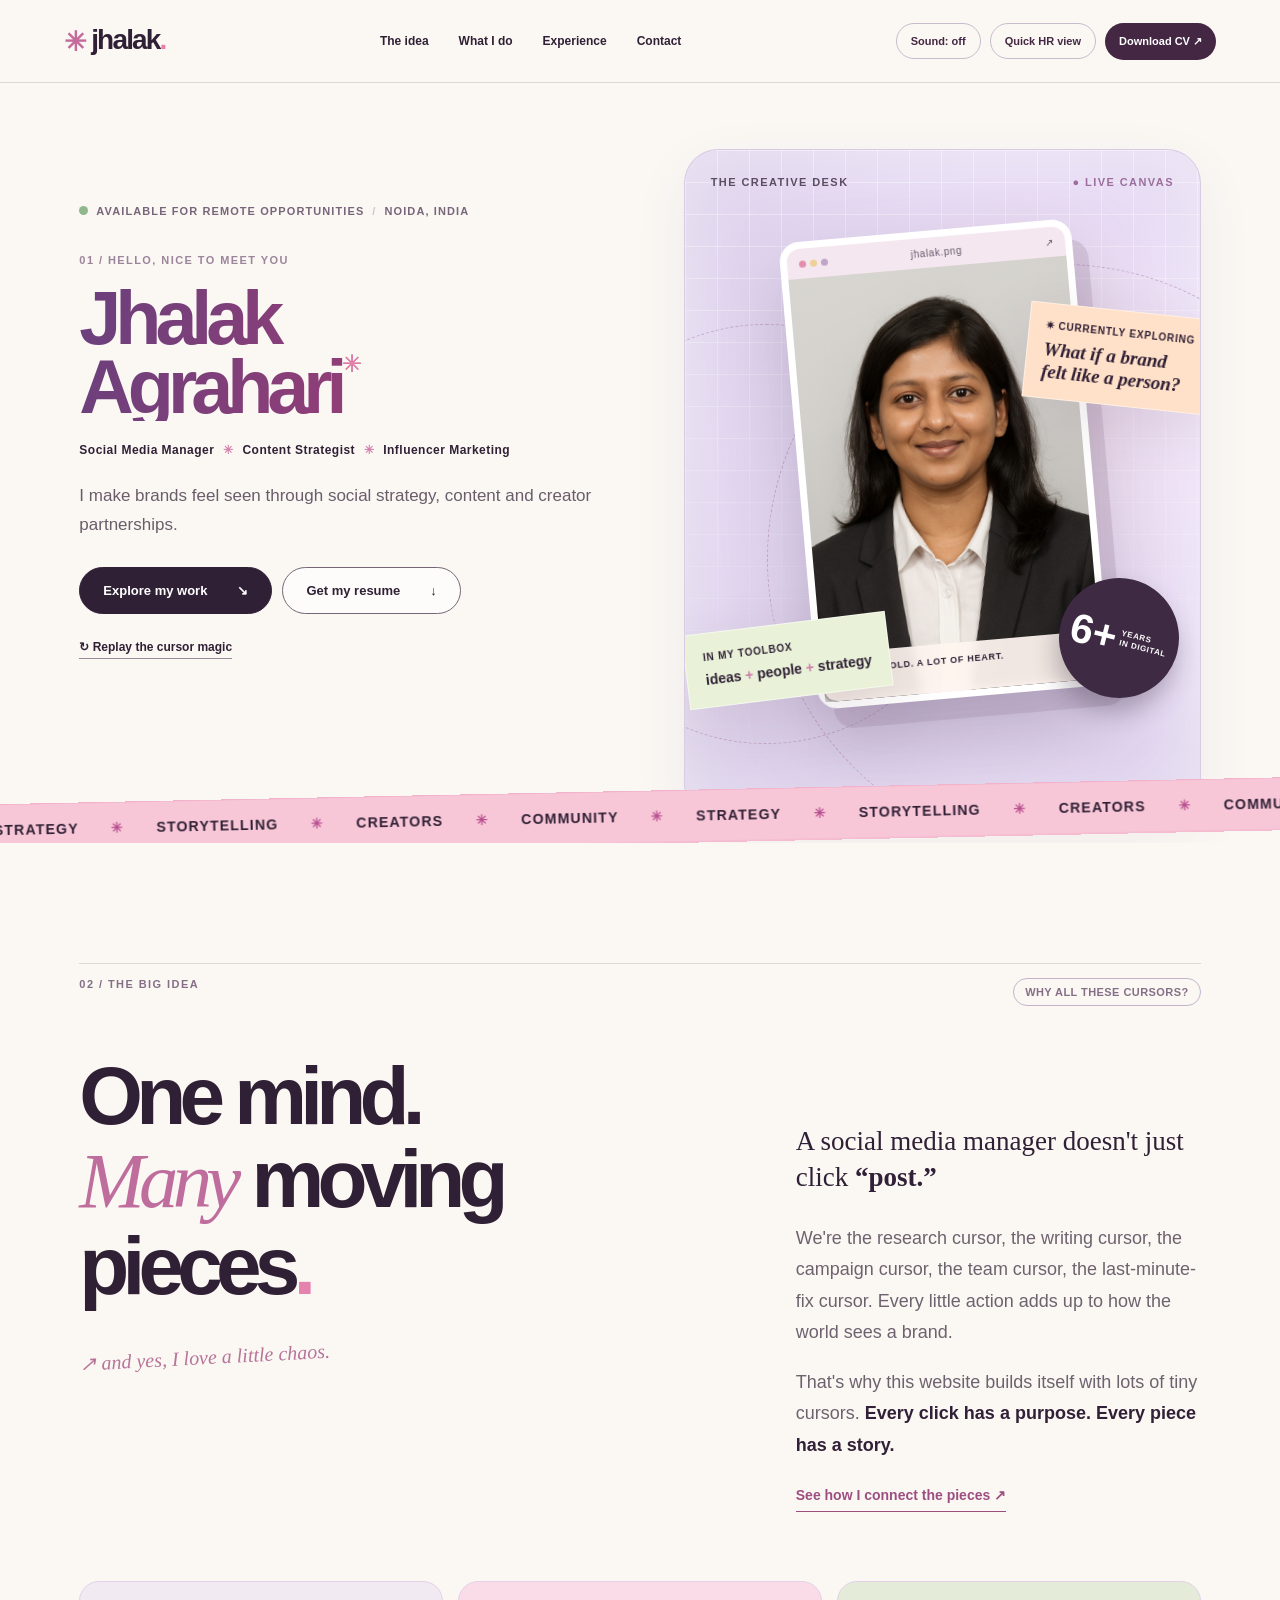
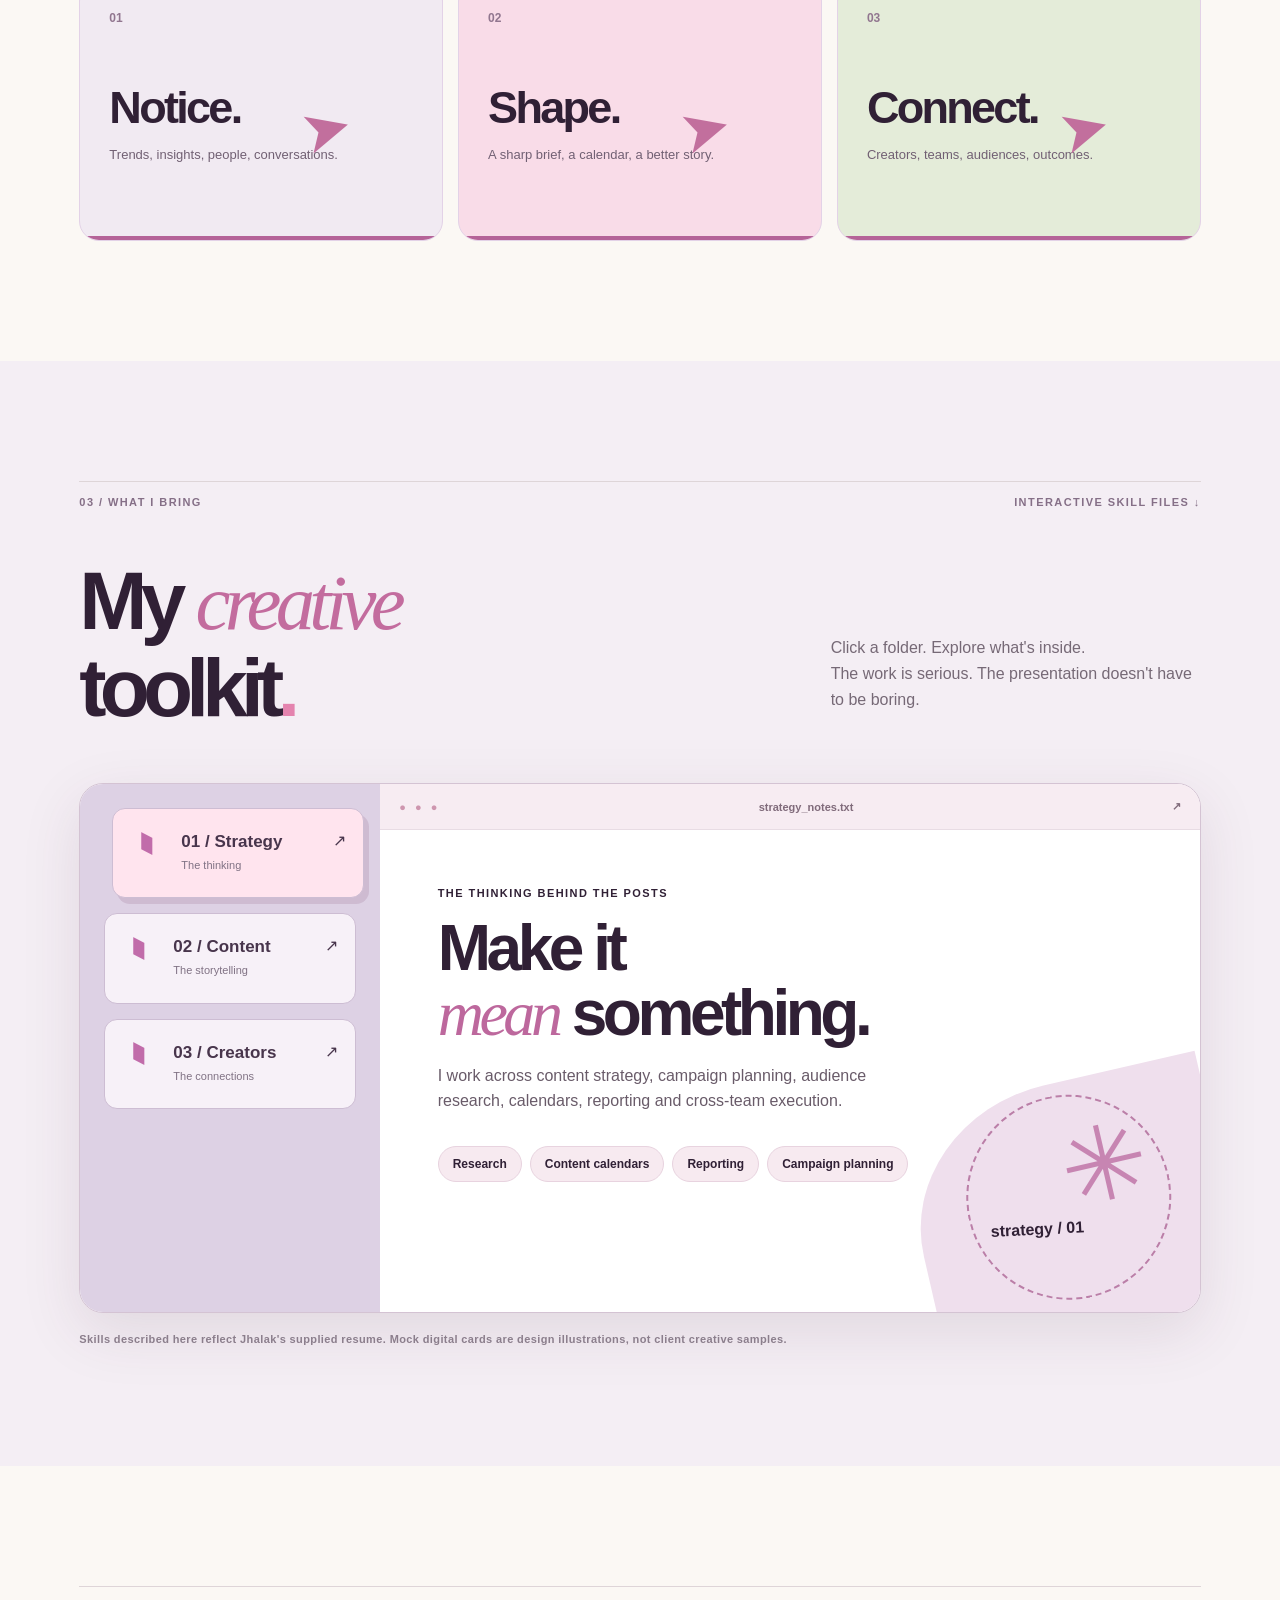
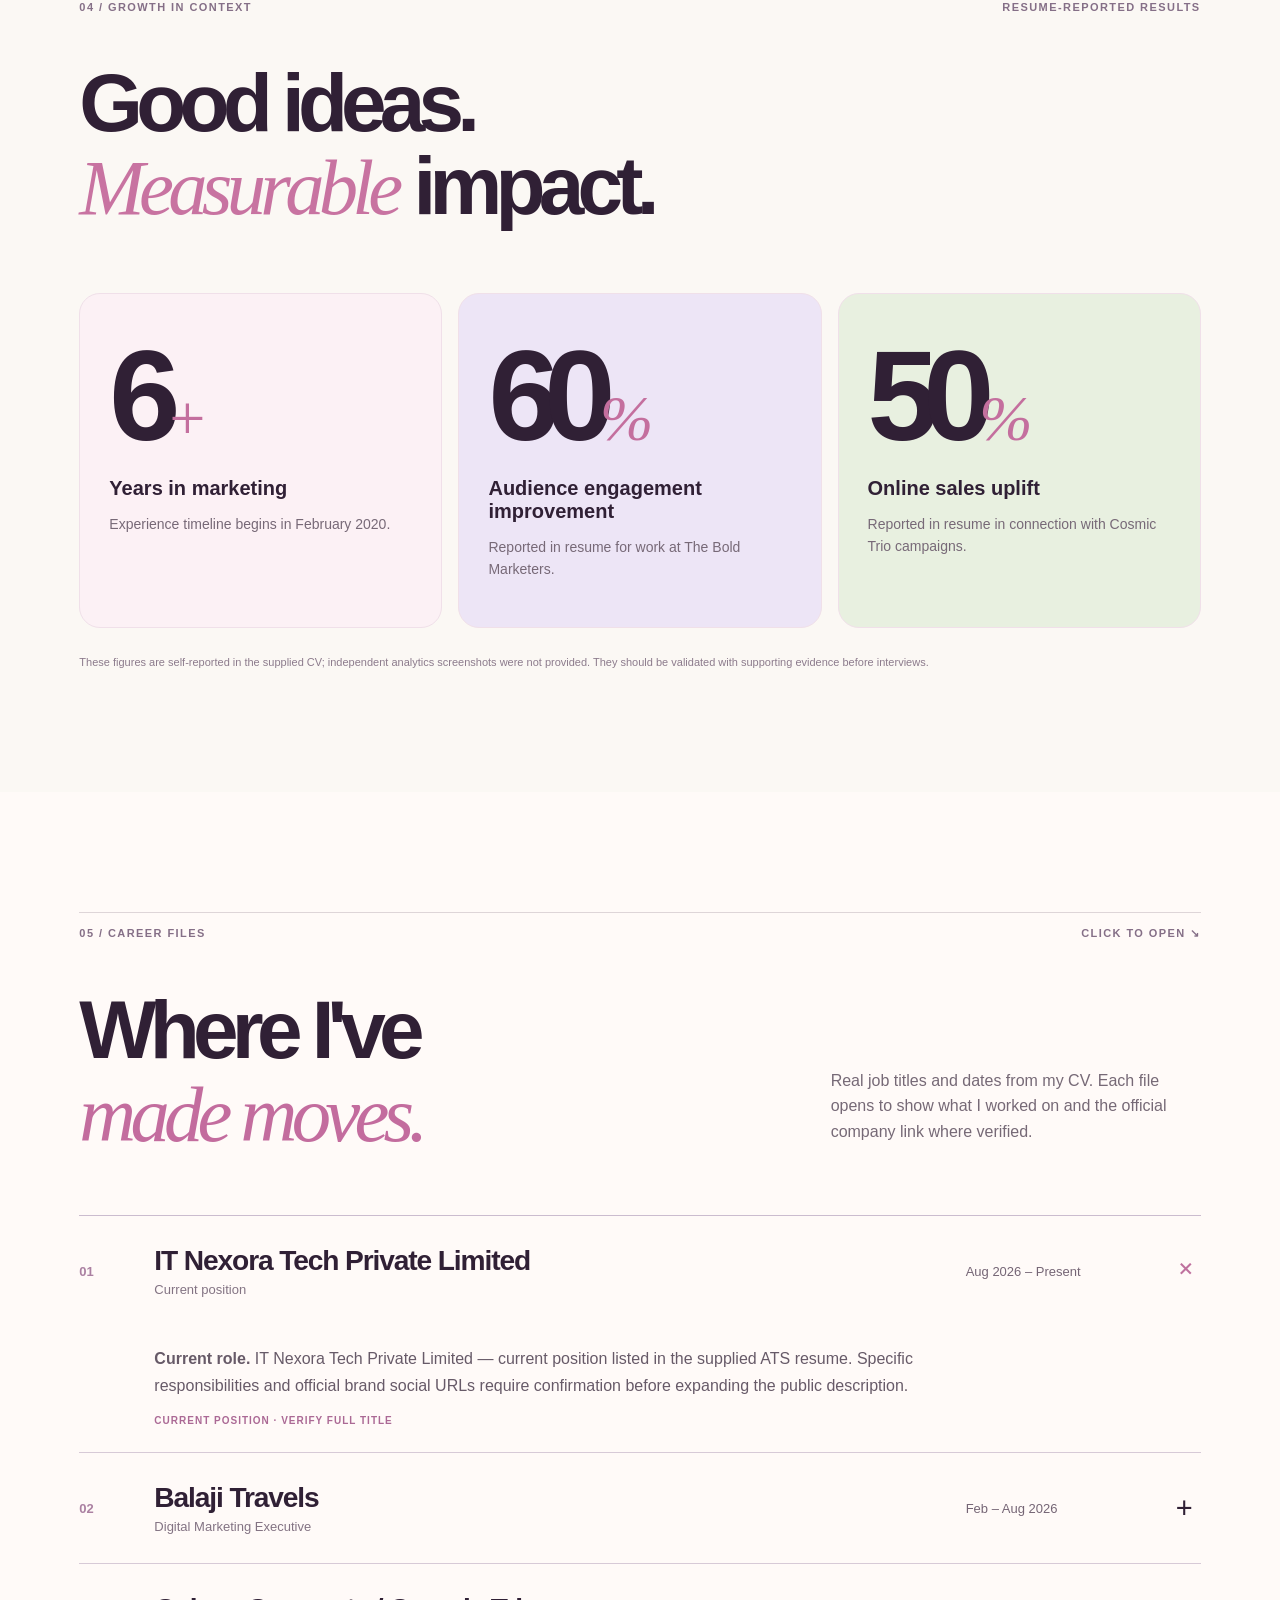
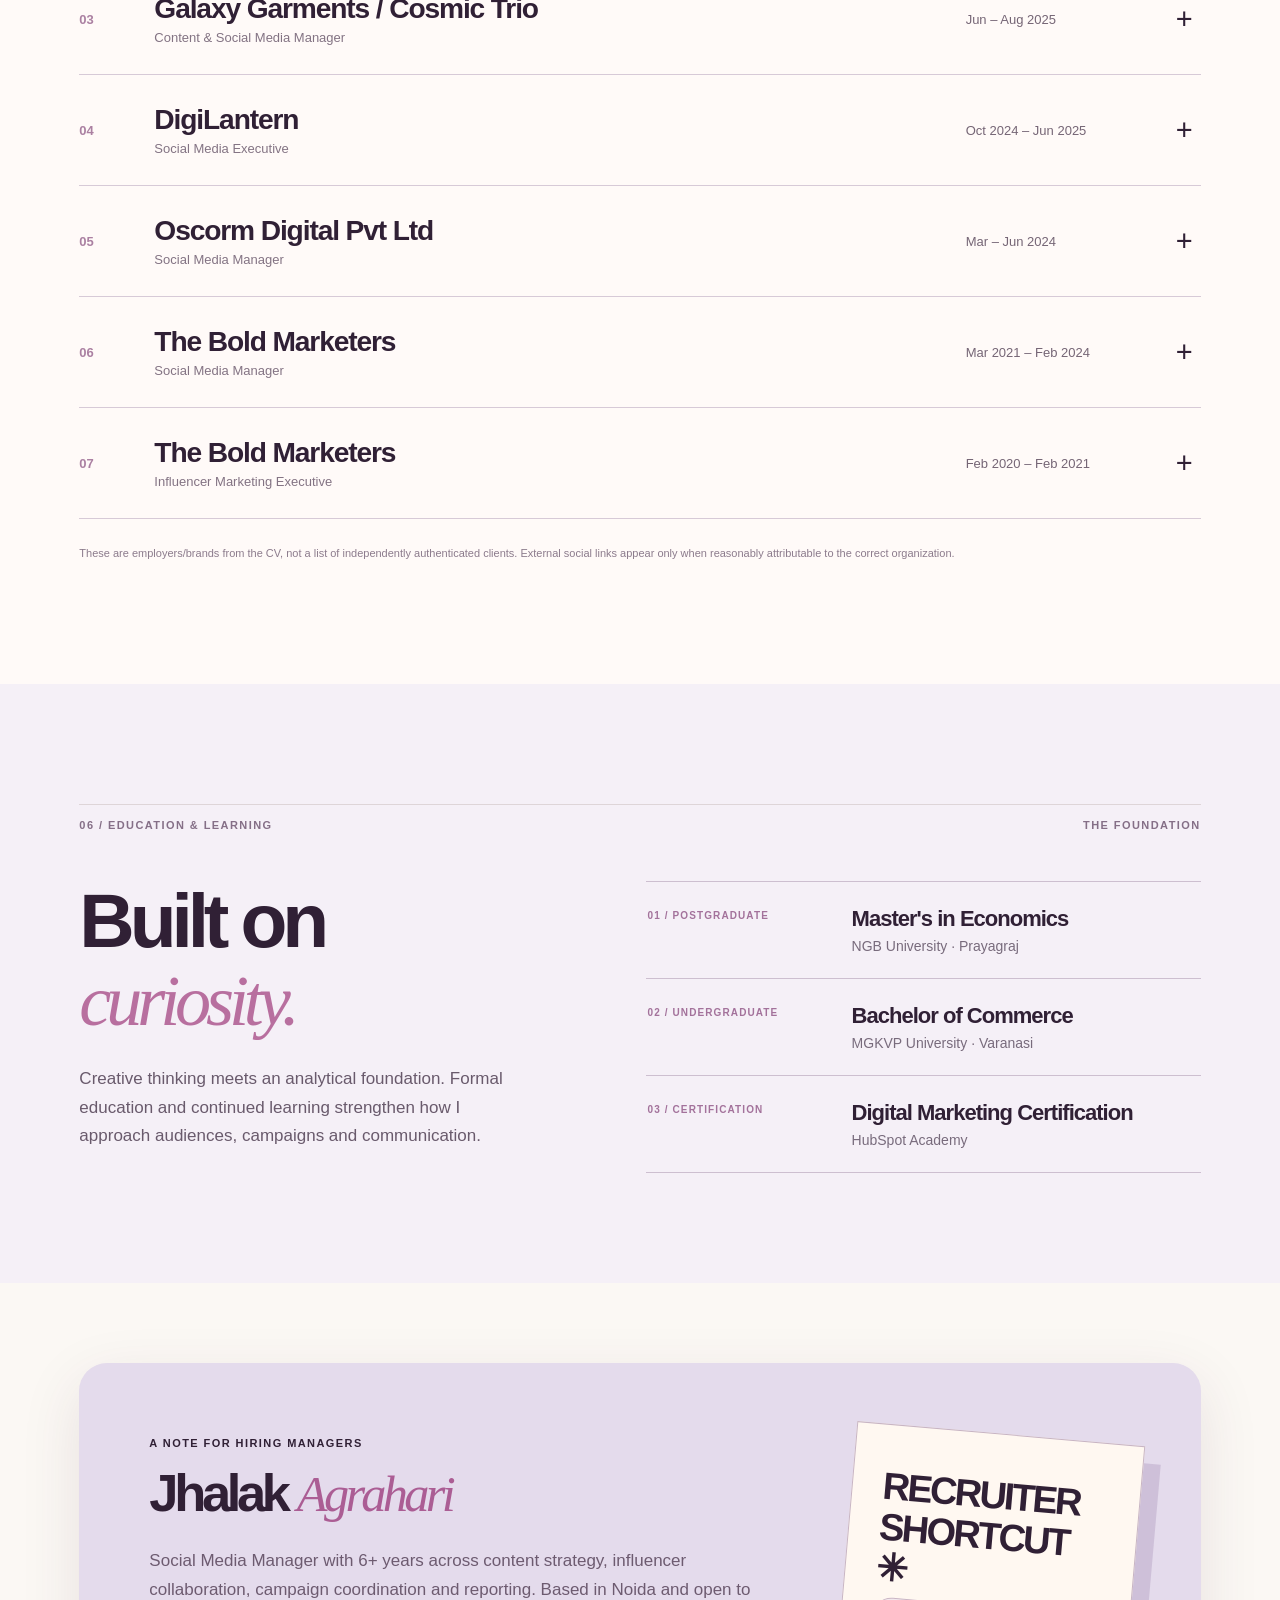
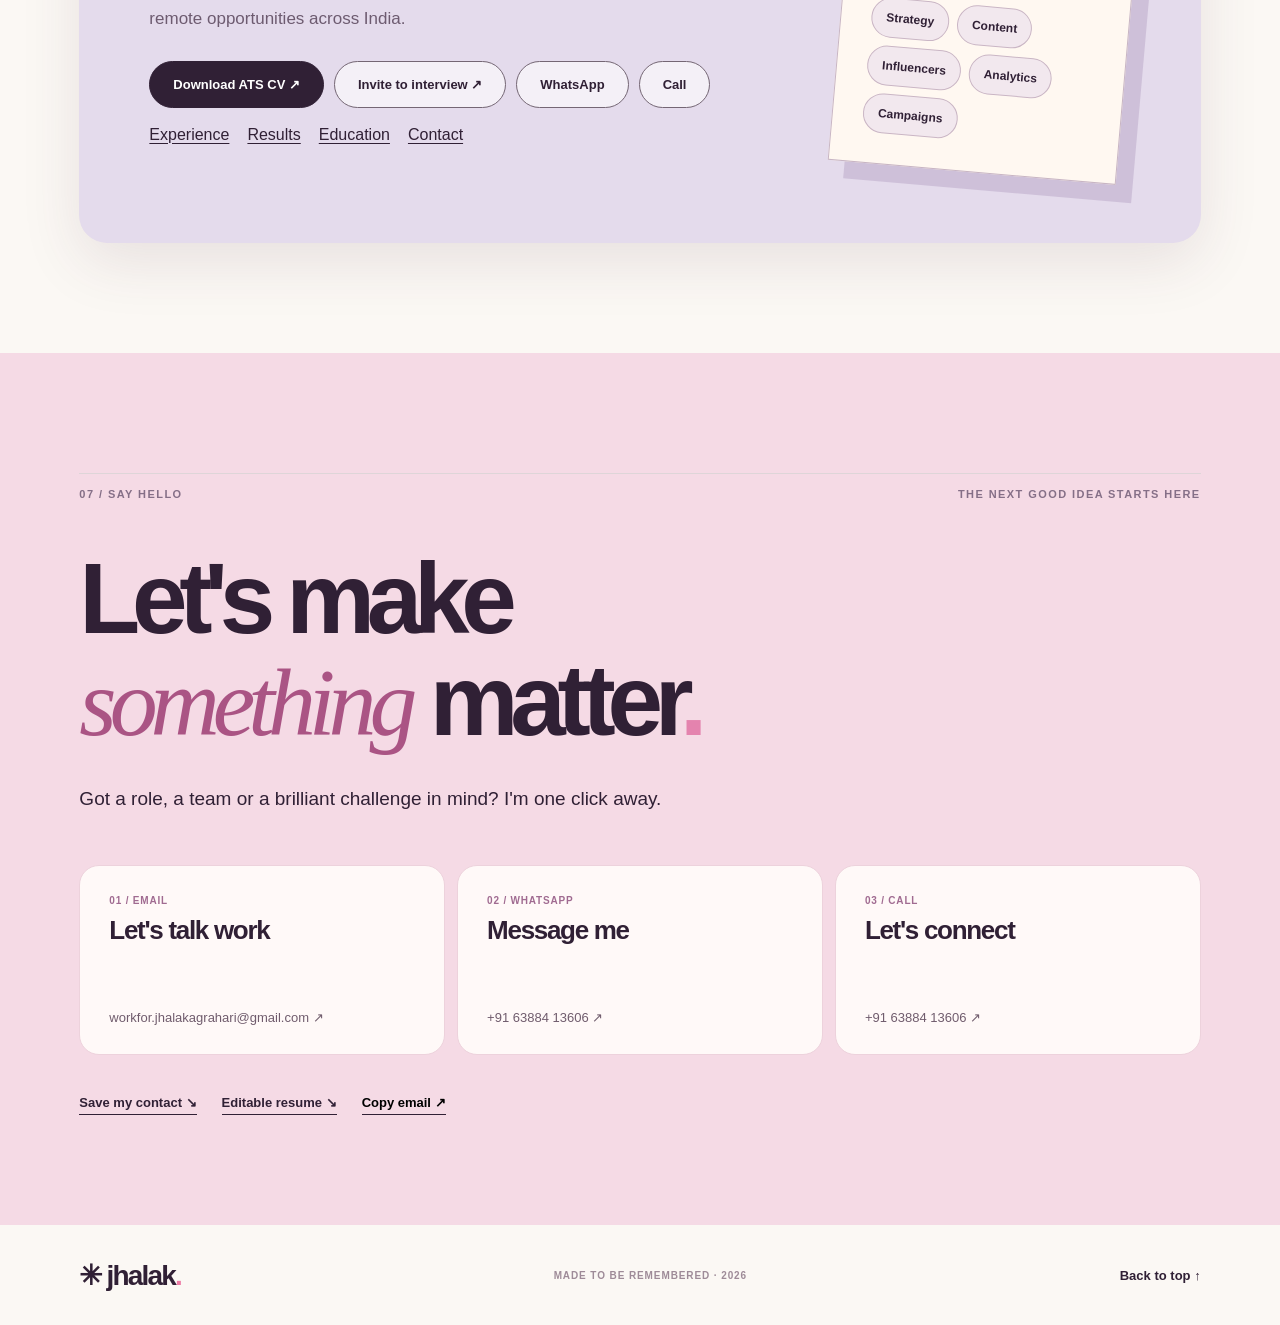
<file: index.html>
<!doctype html>
<html lang="en">
<head>
  <meta charset="utf-8" />
  <meta name="viewport" content="width=device-width, initial-scale=1" />
  <meta name="theme-color" content="#f9f6f2" />
  <meta name="description" content="Jhalak Agrahari — social media strategy, storytelling and influencer marketing. A creative, recruiter-friendly portfolio of work, roles and ideas." />
  <title>Jhalak Agrahari | Social Media & Influencer Marketing</title>
  <link rel="icon" type="image/svg+xml" href="assets/favicon.svg" />
  <link rel="canonical" href="https://workforjhalakagrahari-coder.github.io/jhalak-cursor-studio/" />
  <link rel="manifest" href="site.webmanifest" />
  <meta property="og:type" content="website" />
  <meta property="og:title" content="Jhalak Agrahari | The Cursor Studio" />
  <meta property="og:description" content="Social media strategy, content and creator partnerships. Explore Jhalak’s career and download her résumé." />
  <meta property="og:url" content="https://workforjhalakagrahari-coder.github.io/jhalak-cursor-studio/" />
  <meta property="og:image" content="https://workforjhalakagrahari-coder.github.io/jhalak-cursor-studio/assets/social-share.jpg" />
  <meta name="twitter:card" content="summary_large_image" />
  <link rel="stylesheet" href="styles.css" />
</head>
<body>
  <a class="skip-link" href="#main">Skip to portfolio</a>
  <div class="scroll-line" aria-hidden="true"></div>
  <div class="intro" id="intro" hidden aria-label="Opening Jhalak's portfolio">
    <div class="intro-door intro-door--left"><span class="intro-sigil">JA<span class="mini-star">✳</span></span></div>
    <div class="intro-door intro-door--right"><span class="intro-note">A little strategy.<br />A lot of personality.</span></div>
    <div class="intro-centre">
      <p class="micro">WELCOME TO MY CREATIVE DESK</p>
      <h2>Ideas look<br/><em>better</em> in motion.</h2>
      <button class="pill pill--dark" id="enterStudio" type="button">Open the studio <span aria-hidden="true">↗</span></button>
      <button class="text-btn" id="skipIntro" type="button">Skip intro · View portfolio</button>
    </div>
  </div>
  <header class="topbar" id="top">
    <a class="wordmark" href="#top" aria-label="Jhalak Agrahari home"><span class="wordmark-star">✳</span> jhalak<span class="wordmark-dot">.</span></a>
    <nav class="nav" id="siteNav" aria-label="Main navigation">
      <a href="#story">The idea</a><a href="#expertise">What I do</a><a href="#experience">Experience</a><a href="#connect">Contact</a><button id="soundBtnMobile" class="mobile-sound" type="button" aria-pressed="false">Sound: off ♫</button>
    </nav>
    <div class="header-actions">
      <button type="button" class="small-action sound-btn" id="soundBtn" aria-pressed="false" title="Sound off by default">Sound: off</button>
      <button type="button" class="small-action" id="recruiterBtn" aria-pressed="false" title="Toggle recruiter-friendly view">Quick HR view</button>
      <a class="header-cv" href="resume/Jhalak_Agrahari_ATS_Resume.pdf" download>Download CV <span aria-hidden="true">↗</span></a>
      <button type="button" class="menu-toggle" id="menuToggle" aria-expanded="false" aria-controls="siteNav" aria-label="Toggle navigation">☰</button>
    </div>
  </header>
  <main id="main">
    <section class="hero shell" aria-labelledby="hero-title">
      <div class="hero-copy">
        <div class="intro-line"><span class="status-dot"></span> AVAILABLE FOR REMOTE OPPORTUNITIES <span class="line-sep">/</span> NOIDA, INDIA</div>
        <p class="small-index">01 / HELLO, NICE TO MEET YOU</p>
        <h1 id="hero-title" tabindex="-1"><button id="nameColor" class="name-name" type="button" aria-label="Change Jhalak name colors">Jhalak<br />Agrahari<span class="name-asterisk" aria-hidden="true">✳</span></button></h1>
        <p class="hero-sub">Social Media Manager <span aria-hidden="true">✳</span> Content Strategist <span aria-hidden="true">✳</span> Influencer Marketing</p>
        <p class="hero-intro">I make brands feel seen through social strategy, content and creator partnerships.</p>
        <div class="hero-ctas">
          <a class="pill pill--plum" href="#experience">Explore my work <span aria-hidden="true">↘</span></a>
          <a class="pill pill--outline" href="resume/Jhalak_Agrahari_ATS_Resume.pdf" download>Get my resume <span aria-hidden="true">↓</span></a>
        </div>
        <div class="hero-playback"><button type="button" id="replayBuild" class="mini-control">↻ Replay the cursor magic</button></div>
      </div>
      <div class="hero-stage" id="heroStage" aria-label="Interactive portfolio desk where multiple cursors assemble content cards">
        <div class="stage-grid" aria-hidden="true"></div>
        <div class="orbit orbit-a" aria-hidden="true"></div><div class="orbit orbit-b" aria-hidden="true"></div>
        <div class="stage-label">THE CREATIVE DESK <span class="stage-indicator">● LIVE CANVAS</span></div>
        <div class="photo-window tilt" id="photoTilt">
          <div class="window-bar"><span class="dots"><i></i><i></i><i></i></span><span>jhalak.png</span><span>↗</span></div>
          <img src="assets/jhalak-original-photo.png" alt="Original professional portrait of Jhalak Agrahari" width="410" height="615" loading="eager" />
          <div class="photo-tag">A LITTLE BOLD. A LOT OF HEART. <span>✶</span></div>
        </div>
        <div class="floating-note floating-note--one"><span>✷ CURRENTLY EXPLORING</span><strong>What if a brand<br />felt like a person?</strong></div>
        <div class="floating-note floating-note--two"><span>IN MY TOOLBOX</span><strong>ideas <i>+</i> people <i>+</i> strategy</strong></div>
        <div class="badge-orbit">6+<span>YEARS<br />IN DIGITAL</span></div>
        <div class="cursor-field" id="cursorField" aria-hidden="true"></div>
        <div class="stage-footer">THINK / DESIGN / CONNECT <span></span></div>
      </div>
      <div class="hero-ticker" aria-hidden="true"><div>STRATEGY <span>✳</span> STORYTELLING <span>✳</span> CREATORS <span>✳</span> COMMUNITY <span>✳</span> STRATEGY <span>✳</span> STORYTELLING <span>✳</span> CREATORS <span>✳</span> COMMUNITY <span>✳</span></div></div>
    </section>
    <section class="story section shell" id="story" aria-labelledby="story-title">
      <div class="section-kicker"><span>02 / THE BIG IDEA</span><span class="lozenge">WHY ALL THESE CURSORS?</span></div>
      <div class="story-grid">
        <div class="story-heading"><h2 id="story-title">One mind.<br /><em>Many</em> moving<br />pieces<span class="pink-period">.</span></h2><p class="scribble">↗ and yes, I love a little chaos.</p></div>
        <div class="story-right"><p class="lead">A social media manager doesn't just click <strong>“post.”</strong></p><p>We're the research cursor, the writing cursor, the campaign cursor, the team cursor, the last-minute-fix cursor. Every little action adds up to how the world sees a brand.</p><p>That's why this website builds itself with lots of tiny cursors. <strong>Every click has a purpose. Every piece has a story.</strong></p><a href="#expertise" class="underlink">See how I connect the pieces <span aria-hidden="true">↗</span></a></div>
      </div>
      <div class="story-steps" id="storySteps">
        <article class="story-step" data-step="1"><div class="step-card"><div class="step-num">01</div><div class="mini-fake-cursor">➤</div><h3>Notice.</h3><p>Trends, insights, people, conversations.</p><div class="step-line"><span></span></div></div></article>
        <article class="story-step" data-step="2"><div class="step-card"><div class="step-num">02</div><div class="mini-fake-cursor">➤</div><h3>Shape.</h3><p>A sharp brief, a calendar, a better story.</p><div class="step-line"><span></span></div></div></article>
        <article class="story-step" data-step="3"><div class="step-card"><div class="step-num">03</div><div class="mini-fake-cursor">➤</div><h3>Connect.</h3><p>Creators, teams, audiences, outcomes.</p><div class="step-line"><span></span></div></div></article>
      </div>
    </section>
    <section class="expertise section shell" id="expertise" aria-labelledby="expertise-title">
      <div class="section-kicker"><span>03 / WHAT I BRING</span><span>INTERACTIVE SKILL FILES ↓</span></div>
      <div class="two-col-heading"><h2 id="expertise-title">My <em>creative</em><br />toolkit<span class="pink-period">.</span></h2><p>Click a folder. Explore what's inside.<br />The work is serious. The presentation doesn't have to be boring.</p></div>
      <div class="desk-workspace" id="deskWorkspace">
        <div class="folder-list" role="tablist" aria-label="Skill folders">
          <button class="folder active" role="tab" aria-selected="true" aria-controls="folderPanel" id="tab1" data-folder="strategy" type="button"><span class="folder-icon">▰</span><span>01 / Strategy<br/><small>The thinking</small></span><span class="folder-arrow">↗</span></button>
          <button class="folder" role="tab" aria-selected="false" tabindex="-1" aria-controls="folderPanel" id="tab2" data-folder="content" type="button"><span class="folder-icon">▰</span><span>02 / Content<br/><small>The storytelling</small></span><span class="folder-arrow">↗</span></button>
          <button class="folder" role="tab" aria-selected="false" tabindex="-1" aria-controls="folderPanel" id="tab3" data-folder="creators" type="button"><span class="folder-icon">▰</span><span>03 / Creators<br/><small>The connections</small></span><span class="folder-arrow">↗</span></button>
        </div>
        <div class="folder-panel" id="folderPanel" tabindex="0" role="tabpanel" aria-labelledby="tab1">
          <div class="panel-header"><span class="panel-dot-group">● ● ●</span><span id="panelHeader">strategy_notes.txt</span><span>↗</span></div>
          <div class="panel-body"><div class="panel-title-wrap"><span id="panelEyebrow" class="micro">THE THINKING BEHIND THE POSTS</span><h3 id="panelTitle">Make it<br/><em>mean</em> something.</h3></div><p id="panelCopy">I work across content strategy, campaign planning, audience research, calendars, reporting and cross-team execution.</p><div class="panel-chips" id="panelChips"><span>Research</span><span>Content calendars</span><span>Reporting</span><span>Campaign planning</span></div><div class="panel-art" id="panelArt"><span class="art-orbit"></span><span class="art-note">strategy / 01</span><span class="art-sticker">✳</span></div></div>
        </div>
      </div>
      <p class="qualifier">Skills described here reflect Jhalak's supplied resume. Mock digital cards are design illustrations, not client creative samples.</p>
    </section>
    <section class="impact section shell" id="impact" aria-labelledby="impact-title">
      <div class="section-kicker"><span>04 / GROWTH IN CONTEXT</span><span>RESUME-REPORTED RESULTS</span></div>
      <h2 id="impact-title">Good ideas.<br /><em>Measurable</em> impact.</h2>
      <div class="impact-grid">
        <div class="impact-tile"><span class="impact-number">6<span>+</span></span><h3>Years in marketing</h3><p>Experience timeline begins in February 2020.</p></div>
        <div class="impact-tile"><span class="impact-number">60<span>%</span></span><h3>Audience engagement improvement</h3><p>Reported in resume for work at The Bold Marketers.</p></div>
        <div class="impact-tile"><span class="impact-number">50<span>%</span></span><h3>Online sales uplift</h3><p>Reported in resume in connection with Cosmic Trio campaigns.</p></div>
      </div>
      <p class="disclosure">These figures are self-reported in the supplied CV; independent analytics screenshots were not provided. They should be validated with supporting evidence before interviews.</p>
    </section>
    <section class="experience section shell" id="experience" aria-labelledby="experience-title">
      <div class="section-kicker"><span>05 / CAREER FILES</span><span>CLICK TO OPEN ↘</span></div>
      <div class="two-col-heading"><h2 id="experience-title">Where I've<br /><em>made moves.</em></h2><p>Real job titles and dates from my CV. Each file opens to show what I worked on and the official company link where verified.</p></div>
      <div class="timeline">
        <details class="job" open><summary><span class="job-n">01</span><span class="job-main"><b>IT Nexora Tech Private Limited</b><small>Current position</small></span><span class="job-meta">Aug 2026 – Present</span><span class="job-plus">+</span></summary><div class="job-body"><p><strong>Current role.</strong> IT Nexora Tech Private Limited — current position listed in the supplied ATS resume. Specific responsibilities and official brand social URLs require confirmation before expanding the public description.</p><span class="job-role">CURRENT POSITION · VERIFY FULL TITLE</span></div></details>
        <details class="job"><summary><span class="job-n">02</span><span class="job-main"><b>Balaji Travels</b><small>Digital Marketing Executive</small></span><span class="job-meta">Feb – Aug 2026</span><span class="job-plus">+</span></summary><div class="job-body"><p>Supported brand visibility and promotion across digital channels; coordinated content execution and ongoing marketing activities.</p><span class="job-role">TRAVEL · DIGITAL MARKETING</span><p class="muted">Multiple businesses share this name; exact official page awaits confirmation.</p></div></details>
        <details class="job"><summary><span class="job-n">03</span><span class="job-main"><b>Galaxy Garments / Cosmic Trio</b><small>Content &amp; Social Media Manager</small></span><span class="job-meta">Jun – Aug 2025</span><span class="job-plus">+</span></summary><div class="job-body"><p>Planned seasonal content, supported influencer and brand-ambassador collaborations, and coordinated trend-led apparel campaigns. The CV reports a 50% online-sales uplift.</p><span class="job-role">APPAREL · CAMPAIGNS · CREATORS</span><div class="job-links"><a href="https://cosmictrio.com/" target="_blank" rel="noopener noreferrer">Cosmic Trio website ↗</a><a href="https://www.linkedin.com/posts/cosmictrio_cosmictrio-jeans-denim-activity-7194578577000992768-opps" target="_blank" rel="noopener noreferrer">Brand's public LinkedIn post ↗</a></div></div></details>
        <details class="job"><summary><span class="job-n">04</span><span class="job-main"><b>DigiLantern</b><small>Social Media Executive</small></span><span class="job-meta">Oct 2024 – Jun 2025</span><span class="job-plus">+</span></summary><div class="job-body"><p>Managed brand social channels, created audience-focused content, collaborated across teams, and supported campaign delivery and performance improvement.</p><span class="job-role">SOCIAL CHANNELS · CREATIVE EXECUTION</span><div class="job-links"><a href="https://digilantern.com/" target="_blank" rel="noopener noreferrer">Company website ↗</a><a href="https://in.linkedin.com/company/digilantern" target="_blank" rel="noopener noreferrer">Company LinkedIn ↗</a></div></div></details>
        <details class="job"><summary><span class="job-n">05</span><span class="job-main"><b>Oscorm Digital Pvt Ltd</b><small>Social Media Manager</small></span><span class="job-meta">Mar – Jun 2024</span><span class="job-plus">+</span></summary><div class="job-body"><p>Managed Instagram and Facebook schedules, coordinated campaigns, reported on performance and collaborated with creatives.</p><span class="job-role">SOCIAL MANAGEMENT · REPORTING</span></div></details>
        <details class="job"><summary><span class="job-n">06</span><span class="job-main"><b>The Bold Marketers</b><small>Social Media Manager</small></span><span class="job-meta">Mar 2021 – Feb 2024</span><span class="job-plus">+</span></summary><div class="job-body"><p>Promoted from influencer-marketing work to social media management. Developed content plans, coordinated campaigns and creators. The CV reports a 60% improvement in engagement.</p><span class="job-role">SOCIAL STRATEGY · INFLUENCERS</span><p class="muted">Official company website/social handle not confidently established.</p></div></details>
        <details class="job"><summary><span class="job-n">07</span><span class="job-main"><b>The Bold Marketers</b><small>Influencer Marketing Executive</small></span><span class="job-meta">Feb 2020 – Feb 2021</span><span class="job-plus">+</span></summary><div class="job-body"><p>Supported creator selection, outreach, negotiations, influencer campaign coordination and post-campaign reporting.</p><span class="job-role">CREATOR OUTREACH · COLLABORATIONS</span></div></details>
      </div>
      <p class="disclosure">These are employers/brands from the CV, not a list of independently authenticated clients. External social links appear only when reasonably attributable to the correct organization.</p>
    </section>
    <section class="education section shell" id="education" aria-labelledby="education-title">
      <div class="section-kicker"><span>06 / EDUCATION & LEARNING</span><span>THE FOUNDATION</span></div>
      <div class="education-grid">
        <div><h2 id="education-title">Built on<br/><em>curiosity.</em></h2><p class="education-intro">Creative thinking meets an analytical foundation. Formal education and continued learning strengthen how I approach audiences, campaigns and communication.</p></div>
        <div class="education-records">
          <article class="education-card"><span>01 / POSTGRADUATE</span><strong>Master's in Economics</strong><p>NGB University · Prayagraj</p></article>
          <article class="education-card"><span>02 / UNDERGRADUATE</span><strong>Bachelor of Commerce</strong><p>MGKVP University · Varanasi</p></article>
          <article class="education-card"><span>03 / CERTIFICATION</span><strong>Digital Marketing Certification</strong><p>HubSpot Academy</p></article>
        </div>
      </div>
    </section>
    <section class="recruiter section shell" id="recruiter" aria-labelledby="recruiter-title">
      <div class="recruiter-card"><div><span class="micro">A NOTE FOR HIRING MANAGERS</span><h2 id="recruiter-title" tabindex="-1">Jhalak <em>Agrahari</em></h2><p>Social Media Manager with 6+ years across content strategy, influencer collaboration, campaign coordination and reporting. Based in Noida and open to remote opportunities across India.</p><div class="recruiter-actions"><a href="resume/Jhalak_Agrahari_ATS_Resume.pdf" download class="pill pill--dark">Download ATS CV ↗</a><a href="mailto:workfor.jhalakagrahari@gmail.com?subject=Interview%20Opportunity%20for%20Jhalak%20Agrahari" class="pill pill--outline">Invite to interview ↗</a><a href="https://wa.me/916388413606" class="pill pill--outline">WhatsApp</a><a href="tel:+916388413606" class="pill pill--outline">Call</a></div><nav class="recruiter-jumps" aria-label="Recruiter sections"><a href="#experience">Experience</a><a href="#impact">Results</a><a href="#education">Education</a><a href="#connect">Contact</a></nav></div><div class="recruiter-visual"><div class="paper-heading">RECRUITER<br/>SHORTCUT ✳</div><span>Strategy</span><span>Content</span><span>Influencers</span><span>Analytics</span><span>Campaigns</span></div></div>
    </section>
    <section class="connect section shell" id="connect" aria-labelledby="connect-title">
      <div class="section-kicker"><span>07 / SAY HELLO</span><span>THE NEXT GOOD IDEA STARTS HERE</span></div>
      <h2 id="connect-title">Let's make<br /><em>something</em> matter<span class="pink-period">.</span></h2>
      <p>Got a role, a team or a brilliant challenge in mind? I'm one click away.</p>
      <div class="contact-grid"><a class="contact-card" href="mailto:workfor.jhalakagrahari@gmail.com?subject=Opportunity%20for%20Jhalak%20Agrahari"><small>01 / EMAIL</small><strong>Let's talk work</strong><span>workfor.jhalakagrahari@gmail.com ↗</span></a><a class="contact-card" href="https://wa.me/916388413606?text=Hi%20Jhalak%2C%20I%20viewed%20your%20portfolio%20and%20would%20like%20to%20connect." target="_blank" rel="noopener noreferrer"><small>02 / WHATSAPP</small><strong>Message me</strong><span>+91 63884 13606 ↗</span></a><a class="contact-card" href="tel:+916388413606"><small>03 / CALL</small><strong>Let's connect</strong><span>+91 63884 13606 ↗</span></a></div>
      <div class="contact-extras"><a href="assets/Jhalak_Agrahari_Contact.vcf" download>Save my contact ↘</a><a href="resume/Jhalak_Agrahari_ATS_Resume_Editable.docx" download>Editable resume ↘</a><button type="button" id="copyEmail">Copy email ↗</button></div>
    </section>
  </main>
  <footer class="footer shell"><span class="wordmark">✳ jhalak<span class="wordmark-dot">.</span></span><span>MADE TO BE REMEMBERED · 2026</span><a href="#top">Back to top ↑</a></footer>
  <div class="toast" id="toast" role="status" aria-live="polite"></div>
  <script src="script.js" defer></script>
</body>
</html>
</file>
<file: styles.css>
:root{--bg:#fbf8f4;--paper:#fffdfa;--ink:#302035;--plum:#432743;--lav:#e6d9f1;--pink:#f7a6bd;--hot:#ed7ba5;--mint:#dff3df;--line:#ded5d8;--soft:#7a6e7b;--shadow:0 19px 60px #50304a1d}*{box-sizing:border-box}html{scroll-behavior:smooth}body{margin:0;background:var(--bg);color:var(--ink);font-family:Arial,Helvetica,sans-serif;-webkit-font-smoothing:antialiased;overflow-x:hidden}button,input{font:inherit}button{cursor:pointer}a{color:inherit;text-decoration:none}img{max-width:100%}::selection{background:#ef9fba;color:#251b28}.skip-link{position:fixed;z-index:1000;top:-50px;left:20px;padding:10px;background:#fff;color:#000}.skip-link:focus{top:12px}.shell{max-width:1420px;margin:auto;padding-left:6.2%;padding-right:6.2%}.scroll-line{position:fixed;z-index:90;top:0;left:0;height:3px;width:0;background:var(--hot);transition:width .1s}.intro{position:fixed;inset:0;z-index:200;display:grid;place-items:center;isolation:isolate;pointer-events:auto;transition:visibility .5s .85s}.intro-door{position:absolute;top:0;bottom:0;width:51%;background:#ded0e8;transition:transform 1.05s cubic-bezier(.77,0,.18,1)}.intro-door--left{left:0;border-right:1px solid #bfaec9;display:flex;justify-content:flex-start;padding:30px}.intro-door--right{right:0;border-left:1px solid #bfaec9;display:flex;justify-content:flex-end;align-items:flex-end;padding:30px;background:#f4d0df}.intro-sigil{font-size:38px;font-weight:900;letter-spacing:-4px}.mini-star{color:#d96699}.intro-note{font-family:Georgia,serif;font-style:italic;text-align:right;font-size:18px}.intro-centre{position:relative;z-index:1;text-align:center;transition:opacity .25s}.intro-centre h2{font-size:clamp(40px,6.1vw,96px);letter-spacing:-.07em;line-height:.95;margin:24px 0;font-weight:800}.intro-centre h2 em{font:italic .95em Georgia,serif;color:#c4629e}.micro,.small-index,.section-kicker,.intro-line,.stage-label,.stage-footer,.tiny-muted,.qualifier,.disclosure{font-size:11px;letter-spacing:.13em;font-weight:800}.intro.opening{visibility:hidden}.intro.opening .intro-door--left{transform:translateX(-102%)}.intro.opening .intro-door--right{transform:translateX(102%)}.intro.opening .intro-centre{opacity:0;pointer-events:none}.pill{border-radius:999px;display:inline-flex;gap:30px;align-items:center;justify-content:space-between;padding:15px 23px;font-size:13px;font-weight:800;border:1px solid var(--ink);transition:transform .25s,background .25s,color .25s;white-space:nowrap}.pill:hover{transform:translateY(-3px)}.pill--dark,.pill--plum{background:var(--ink);color:#fff}.pill--plum:hover,.pill--dark:hover{background:#684567}.pill--outline{background:#fff9;border-color:#746674}.pill--outline:hover{background:var(--lav)}.text-btn{border:none;background:none;display:block;margin:17px auto;text-decoration:underline;color:var(--plum);font-size:13px}.topbar{position:relative;z-index:100;display:flex;align-items:center;justify-content:space-between;gap:20px;height:83px;padding:0 5%;background:var(--bg);border-bottom:1px solid var(--line)}.wordmark{font-size:28px;font-weight:900;letter-spacing:-.065em;white-space:nowrap}.wordmark-star{font-size:27px;color:#c46b9c;vertical-align:middle}.wordmark-dot{color:var(--hot)}.nav{display:flex;gap:30px;align-items:center}.nav a{font-size:12px;font-weight:750;transition:color .15s}.nav a:hover{color:#d06f9f}.header-actions{display:flex;align-items:center;gap:9px}.small-action{border:1px solid #c8bbcc;border-radius:99px;padding:11px 14px;color:var(--plum);background:transparent;font-size:11px;font-weight:750;white-space:nowrap}.small-action:hover,.small-action[aria-pressed=true]{background:#efdbe7}.header-cv{font-size:11px;font-weight:800;border-radius:99px;padding:12px 14px;background:var(--plum);color:#fff;white-space:nowrap}.menu-toggle{display:none;font-size:24px;border:0;background:none}.hero{display:grid;grid-template-columns:1.05fr .95fr;column-gap:3%;align-items:center;position:relative;padding-top:66px;padding-bottom:0;min-height:760px}.hero-copy{padding-bottom:128px;z-index:5;position:relative}.intro-line{display:flex;align-items:center;gap:8px;letter-spacing:.1em;color:#78657a}.status-dot{display:inline-block;background:#8fb88d;width:9px;height:9px;border-radius:50%}.line-sep{color:#d8bfd2}.small-index{margin:37px 0 18px;color:#9c859b}.hero h1{font-weight:800;font-size:clamp(49px,5.9vw,105px);letter-spacing:-.08em;line-height:1.065;margin:0 0 22px;white-space:nowrap}.hero h1 em,.story h2 em,.expertise h2 em,.impact h2 em,.experience h2 em,.recruiter h2 em,.connect h2 em{font:italic .96em Georgia,'Times New Roman',serif;letter-spacing:-.073em;font-weight:500}.hero h1 em{color:#b96499}.name-name{position:relative;display:inline;padding:0;border:0;background:linear-gradient(100deg,#c16e9c,#875ab6,#e487a2,#b46fa5);background-size:280% auto;color:transparent;-webkit-background-clip:text;background-clip:text;font-weight:900;font-size:inherit;letter-spacing:inherit;cursor:pointer;transition:filter .4s}.name-name:hover{animation:name-flow 2.7s linear infinite;filter:saturate(1.3)}.name-asterisk{display:inline-block;color:#ed80a8;-webkit-text-fill-color:#ed80a8;font-family:Georgia;font-weight:400;letter-spacing:0;font-size:.32em;vertical-align:top;animation:small-spin 15s linear infinite}.title-stroke{color:transparent;-webkit-text-stroke:1.3px var(--ink)}.hero-sub{font-size:12px;font-weight:800;letter-spacing:.04em}.hero-sub span{color:#d482ac;padding:0 5px}.hero-intro{font-size:17px;line-height:1.7;max-width:540px;color:#695d6a;margin:25px 0 27px}.hero-intro strong{color:#3f3243}.hero-ctas{display:flex;gap:10px;flex-wrap:wrap}.hero-playback{display:flex;align-items:center;gap:14px;margin-top:22px}.mini-control{background:none;border:0;border-bottom:1px solid #998a99;padding:4px 0;font-size:12px;font-weight:800;color:var(--ink)}.tiny-muted{font-size:9px;color:#968897}.hero-stage{height:670px;position:relative;isolation:isolate;align-self:start;border-radius:34px;background:radial-gradient(ellipse at 65% 42%,#fbe9f3 0,#e8dcf5 44%,#d7cbe6 100%);border:1px solid #d9cbe2;overflow:hidden;box-shadow:inset 0 0 80px #fff8,0 18px 55px #493c5012}.stage-grid{position:absolute;inset:0;background-image:linear-gradient(#fff6 1px,transparent 1px),linear-gradient(90deg,#fff6 1px,transparent 1px);background-size:32px 32px;mask-image:linear-gradient(0deg,transparent,black)}.orbit{position:absolute;border:1px dashed #bd98bd;border-radius:50%;opacity:.7;pointer-events:none}.orbit-a{width:590px;height:590px;left:16%;top:17%}.orbit-b{width:420px;height:420px;left:-25%;top:26%}.stage-label,.stage-footer{position:absolute;z-index:5;left:5%;right:5%;display:flex;justify-content:space-between;color:#5c4d62}.stage-label{top:26px}.stage-footer{bottom:20px;font-size:9px}.stage-indicator{color:#9b6e9c}.photo-window{position:absolute;top:12%;left:22%;width:57%;height:70%;background:#fff;border:7px solid #fff;border-radius:20px;box-shadow:15px 21px 0 #947d9640,0 35px 80px #4f3e6150;overflow:hidden;transform:rotate(-5deg);transform-style:preserve-3d;will-change:transform;transition:transform .2s ease-out}.window-bar{height:30px;display:flex;align-items:center;justify-content:space-between;padding:0 12px;color:#665c6e;font-size:10px;letter-spacing:.06em;background:#f5e7ef}.window-bar .dots{display:flex;gap:4px}.window-bar i{display:inline-block;width:7px;height:7px;border-radius:50%;background:#c0a4c6}.window-bar i:first-child{background:#e38eac}.window-bar i:nth-child(2){background:#edd195}.photo-window img{display:block;width:100%;height:calc(100% - 30px);object-fit:cover;object-position:50% 21%;filter:none}.photo-tag{position:absolute;bottom:0;left:0;right:0;background:#fff6f1ee;backdrop-filter:blur(5px);display:flex;justify-content:space-between;padding:12px;font-size:9px;font-weight:900;letter-spacing:.08em}.photo-tag span{font-size:21px;color:#dd639b}.floating-note{position:absolute;z-index:6;box-shadow:var(--shadow);border:1px solid #fff7;transform:rotate(6deg)}.floating-note span{font-size:10px;font-weight:850;letter-spacing:.08em;display:block;margin-bottom:8px}.floating-note strong{font-family:Georgia,serif;font-size:19px;line-height:1.14;font-style:italic}.floating-note--one{right:-2%;top:24%;padding:16px;background:#ffe0c8;max-width:213px}.floating-note--two{left:0;bottom:18%;background:#e9f2d9;padding:18px;transform:rotate(-7deg);max-width:230px}.floating-note--two strong{font-size:14px;font-family:Arial;font-style:normal}.floating-note i{color:#cf7caa;font-style:normal}.badge-orbit{position:absolute;z-index:8;right:4%;bottom:18%;background:#3e2a43;color:#fff;width:120px;height:120px;border-radius:50%;display:flex;justify-content:center;align-items:center;gap:4px;font-size:41px;font-weight:900;transform:rotate(14deg);box-shadow:0 14px 25px #3020354d}.badge-orbit span{font-size:8px;letter-spacing:.08em;line-height:1.3}.cursor-field{pointer-events:none;position:absolute;inset:0;z-index:15}.cursor-agent{position:absolute;top:0;left:0;width:18px;height:18px;opacity:0;filter:drop-shadow(1px 2px 1px #fff);transition:transform 1.1s cubic-bezier(.2,.7,.12,1),opacity .25s}.cursor-agent svg{width:22px;height:22px;overflow:visible;filter:drop-shadow(1px 1px 0 #ffffff)}.cursor-agent .cursor-index{font-size:8px;display:block;font-weight:800;white-space:nowrap;position:absolute;left:17px;top:13px;color:#8c6580}.hero-ticker{position:absolute;bottom:0;left:0;right:0;height:52px;background:#f8c7d7;display:flex;align-items:center;overflow:hidden;border-block:1px solid #f1b3cc;transform:rotate(-1.2deg) scale(1.01)}.hero-ticker div{white-space:nowrap;animation:marquee 30s linear infinite;font-size:14px;font-weight:900;letter-spacing:.08em}.hero-ticker span{padding:0 27px;color:#b95090}.section{padding-top:120px;padding-bottom:110px}.section-kicker{display:flex;justify-content:space-between;color:#856f87;border-top:1px solid var(--line);padding-top:14px;margin-bottom:50px}.lozenge{border:1px solid #c6b3c9;border-radius:999px;padding:7px 11px;letter-spacing:.04em}.story-grid{display:grid;grid-template-columns:1fr .67fr;gap:10%}.story h2,.two-col-heading h2,.impact h2,.recruiter h2,.connect h2{font-size:clamp(50px,6.4vw,108px);letter-spacing:-.083em;line-height:.98;margin:0}.story h2 em{color:#bf6d9d}.story .scribble{font:italic 20px Georgia;color:#b67499;transform:rotate(-3deg);margin-top:29px}.story-right{padding-top:40px;color:#6e626e;font-size:18px;line-height:1.75}.story-right .lead{font-size:27px;color:var(--ink);line-height:1.35;font-family:Georgia,serif}.story-right strong{color:#312037}.underlink{font-size:14px;font-weight:800;color:#9d4e81;border-bottom:1px solid #9d4e81;padding-bottom:8px}.story-steps{display:grid;grid-template-columns:repeat(3,1fr);gap:15px;margin-top:80px}.step-card{height:260px;position:relative;padding:29px;background:#f1eaf2;border:1px solid #e3d2e7;border-radius:20px;overflow:hidden;transition:transform .3s,background .3s}.story-step:nth-child(2) .step-card{background:#f9dce8}.story-step:nth-child(3) .step-card{background:#e4ecd9}.step-card:hover,.step-card.active{transform:translateY(-10px)}.step-num{font-size:12px;font-weight:900;color:#91768f}.step-card h3{position:relative;z-index:2;font-size:45px;letter-spacing:-.06em;margin:57px 0 3px}.step-card p{font-size:13px;color:#716073}.mini-fake-cursor{position:absolute;right:19%;top:37%;color:#c26f9d;font-size:60px;transform:rotate(-35deg);transition:transform .4s}.step-card:hover .mini-fake-cursor,.step-card.active .mini-fake-cursor{transform:translate(-22px,16px) rotate(-15deg)}.step-line{position:absolute;bottom:0;left:0;width:100%;height:4px;background:#d9c6dc}.step-line span{display:block;height:4px;width:0;background:#b56398;transition:width 1s}.step-card.active .step-line span{width:100%}.expertise{background:#f4eef4}.two-col-heading{display:flex;justify-content:space-between;gap:35px;align-items:end;margin-bottom:55px}.two-col-heading h2 em{color:#c36c9e}.two-col-heading p{font-size:16px;line-height:1.6;max-width:370px;color:#766976}.pink-period{color:#e483ae}.desk-workspace{display:grid;grid-template-columns:300px 1fr;min-height:530px;box-shadow:var(--shadow);border:1px solid #d4c3d3;background:#fff;border-radius:24px;overflow:hidden}.folder-list{background:#ddd1e4;padding:24px;display:flex;flex-direction:column;gap:15px}.folder{background:#f7f1f8;text-align:left;border:1px solid #cdbdd3;padding:22px 14px;border-radius:13px;display:grid;grid-template-columns:44px 1fr 16px;align-items:center;gap:10px;color:#48354c;transition:transform .25s,background .25s,box-shadow .25s}.folder:hover,.folder.active{transform:translateX(8px);background:#ffe4ee;box-shadow:5px 6px 0 #ad8dab55}.folder-icon{font-size:30px;color:#c16caa;transform:rotate(90deg)}.folder span:nth-child(2){font-size:17px;font-weight:900;line-height:1.3}.folder small{font-size:11px;font-weight:400;color:#807284}.folder-arrow{align-self:start}.folder-panel{display:flex;flex-direction:column;min-width:0}.panel-header{display:flex;align-items:center;justify-content:space-between;padding:16px 19px;background:#f7ecf2;border-bottom:1px solid #e8dce4;font-size:11px;font-weight:800;color:#806b7b}.panel-dot-group{color:#ce96af;letter-spacing:3px}.panel-body{flex:1;position:relative;overflow:hidden;padding:53px 7%}.panel-title-wrap{position:relative;z-index:2}.panel-body h3{font-size:clamp(40px,5vw,74px);line-height:1.02;letter-spacing:-.07em;margin:15px 0}.panel-body h3 em{font-family:Georgia,serif;font-weight:400;color:#bd689d}.panel-body>p{font-size:16px;line-height:1.6;color:#695b69;position:relative;z-index:2;max-width:440px}.panel-chips{display:flex;flex-wrap:wrap;gap:8px;position:relative;z-index:2;max-width:520px;margin-top:32px}.panel-chips span{padding:10px 14px;background:#f7eaf0;border:1px solid #e8d3df;border-radius:99px;font-size:12px;font-weight:750}.panel-art{position:absolute;right:0;bottom:0;width:310px;height:280px;background:#efdfed;border-radius:50% 0 0 0;transform:translate(30px,50px) rotate(-13deg);transition:background .3s,transform .5s}.panel-art .art-orbit{position:absolute;width:205px;height:205px;border:2px dashed #bb7fa8;border-radius:50%;left:52px;top:12px}.panel-art .art-note{position:absolute;left:70px;top:130px;font-size:16px;font-weight:900;transform:rotate(10deg)}.panel-art .art-sticker{position:absolute;right:70px;top:29px;font-size:104px;color:#c785b2;animation:small-spin 19s linear infinite}.qualifier{color:#8b7e8c;letter-spacing:.035em;text-transform:none;font-size:11px;margin-top:20px}.impact h2{margin-bottom:60px}.impact h2 em{color:#c873a1}.impact-grid{display:grid;grid-template-columns:repeat(3,1fr);gap:16px}.impact-tile{background:#fcf1f5;border-radius:21px;padding:32px 29px;border:1px solid #f0e0e9}.impact-tile:nth-child(2){background:#ede5f6}.impact-tile:nth-child(3){background:#e8f0e0}.impact-number{font-size:clamp(78px,10vw,140px);font-weight:900;letter-spacing:-.12em;line-height:1.1}.impact-number span{font:italic .5em Georgia,serif;color:#c46f9e}.impact-tile h3{font-size:20px;margin:10px 0}.impact-tile p{font-size:14px;line-height:1.55;color:#776977}.disclosure{font-size:11px;letter-spacing:0;line-height:1.6;font-weight:400;color:#8c7b8c;margin-top:26px}.experience{background:#fffaf8}.timeline{border-top:1px solid #cbbccf}.job{border-bottom:1px solid #d7cad7}.job summary{list-style:none;display:grid;grid-template-columns:55px 1fr 190px 25px;align-items:center;gap:20px;min-height:110px;cursor:pointer;padding:20px 0}.job summary::-webkit-details-marker{display:none}.job summary:hover .job-main b{color:#b85d92}.job-n{font-weight:900;font-size:13px;color:#ab80a2}.job-main b{font-size:clamp(19px,2.2vw,31px);letter-spacing:-.04em;display:block}.job-main small{font-size:13px;color:#837383;display:block;margin-top:5px}.job-meta{font-size:13px;color:#756575}.job-plus{font-size:29px;transition:transform .2s}.job[open] .job-plus{transform:rotate(45deg);color:#bf719e}.job-body{padding:4px 0 26px 75px;max-width:900px}.job-body>p{font-size:16px;line-height:1.65;color:#675a68}.job-role{display:block;font-size:10px;font-weight:900;letter-spacing:.1em;color:#ab6995}.job-links{display:flex;flex-wrap:wrap;gap:12px;margin-top:17px}.job-links a{background:#eee0eb;padding:11px 15px;font-size:12px;font-weight:800;border-radius:99px}.job-links a:hover{background:#e9b9d2}.job-body .muted{font-size:12px;color:#927f94}.recruiter{padding-top:80px}.recruiter-card{border-radius:28px;padding:70px;display:grid;grid-template-columns:1fr .45fr;gap:50px;background:#e4dbec;box-shadow:var(--shadow)}.recruiter h2{font-size:clamp(40px,4.1vw,66px);margin:14px 0 24px}.recruiter h2 em{color:#ab5d94}.recruiter-card p{font-size:17px;line-height:1.7;color:#6d5b70;max-width:650px}.recruiter-actions{display:flex;gap:10px;flex-wrap:wrap;margin-top:27px}.recruiter-visual{background:#fff8f1;border:1px solid #c8b5c4;box-shadow:17px 17px 0 #a58eb55b;padding:30px;transform:rotate(5deg);min-height:340px;display:flex;flex-wrap:wrap;align-content:end;gap:8px}.paper-heading{font-size:38px;line-height:1.08;font-weight:900;letter-spacing:-.07em;align-self:flex-start;width:100%}.recruiter-visual span{border:1px solid #cab6c5;padding:12px 14px;border-radius:99px;font-size:12px;font-weight:800;background:#f2e8ee}.connect{background:#f5dae5;max-width:unset}.connect h2{font-size:clamp(52px,7.8vw,130px)}.connect h2 em{color:#aa5484}.connect>p{font-size:19px;line-height:1.55;margin:26px 0 52px}.contact-grid{display:grid;grid-template-columns:repeat(3,1fr);gap:12px}.contact-card{background:#fff9f8;padding:29px;border:1px solid #edd2dc;min-height:190px;border-radius:20px;display:flex;flex-direction:column;gap:9px;transition:transform .2s,background .2s;overflow-wrap:anywhere}.contact-card:hover{transform:translateY(-7px);background:#fff}.contact-card small{font-size:10px;font-weight:900;color:#a06b91;letter-spacing:.08em}.contact-card strong{font-size:26px;letter-spacing:-.05em}.contact-card span{font-size:13px;color:#705c6d;margin-top:auto}.contact-extras{display:flex;flex-wrap:wrap;gap:25px;padding:40px 0 0}.contact-extras a,.contact-extras button{font-size:13px;font-weight:800;border:0;border-bottom:1px solid var(--ink);padding:0 0 4px;background:transparent}.footer{height:100px;display:flex;align-items:center;justify-content:space-between;gap:20px}.footer>span:nth-child(2){font-size:10px;font-weight:900;letter-spacing:.09em;color:#9e8b98}.footer>a{font-size:13px;font-weight:800}.toast{position:fixed;bottom:23px;right:23px;z-index:95;padding:13px 18px;border-radius:15px;background:#3d2a42;color:#fff;font-size:13px;font-weight:700;opacity:0;transform:translateY(10px);pointer-events:none;transition:.2s}.toast.show{opacity:1;transform:translateY(0)}.recruiter-mode .hero-stage,.recruiter-mode .hero-ticker,.recruiter-mode .hero-playback,.recruiter-mode .intro{display:none!important}.recruiter-mode .hero{min-height:530px;display:block;padding-top:65px}.recruiter-mode .hero-copy{padding-bottom:50px}.recruiter-mode .section{padding-block:55px}.recruiter-mode .story-steps,.recruiter-mode .desk-workspace,.recruiter-mode .story .scribble{display:none}.recruiter-mode .story-grid{grid-template-columns:.8fr 1fr}.recruiter-mode .story h2{font-size:48px}.recruiter-mode .job summary{min-height:80px}.recruiter-mode .impact-number{font-size:80px}.recruiter-mode .recruiter-card{padding:40px}.reduced-motion *,.reduced-motion *::before,.reduced-motion *::after{animation-duration:.01ms!important;transition-duration:.01ms!important;scroll-behavior:auto!important}.reduced-motion .cursor-field{display:none}.reduced-motion .intro{display:none}@keyframes marquee{to{transform:translateX(-50%)}}@keyframes small-spin{to{transform:rotate(360deg)}}@keyframes name-flow{to{background-position:300% center}}@media(max-width:1200px){.topbar{padding:0 3%}.nav{gap:16px}.hero h1{font-size:clamp(48px,5.8vw,75px)}.hero{grid-template-columns:1fr 1fr;padding-inline:4%}.hero-stage{height:580px}.floating-note--one{right:0;max-width:185px}.photo-window{left:21%;width:60%}.shell{padding-inline:4%}}@media(max-width:900px){.topbar{height:74px}.menu-toggle{display:block}.nav{display:none;position:absolute;top:73px;left:0;right:0;z-index:150;background:#fffaf9;padding:24px;box-shadow:0 20px 30px #31203722;flex-direction:column;align-items:flex-start}.nav.show{display:flex}.header-actions{gap:5px}.small-action{padding:9px 10px}.header-cv{padding:10px}.hero{grid-template-columns:1fr;gap:10px;padding-top:54px}.hero-copy{padding-bottom:18px}.hero h1{font-size:clamp(50px,10vw,90px)}.hero-stage{max-width:650px;width:100%;height:560px;justify-self:center;margin-bottom:98px}.hero-ticker{bottom:35px}.story-grid{gap:3%;grid-template-columns:1fr 1fr}.story h2,.two-col-heading h2,.impact h2,.connect h2{font-size:clamp(50px,7vw,80px)}.desk-workspace{grid-template-columns:240px 1fr}.folder-list{padding:13px}.folder span:nth-child(2){font-size:14px}.panel-body{padding:32px 6%}.panel-art{width:230px;height:220px}.recruiter-card{padding:45px;gap:20px}.recruiter-visual{min-height:310px}.section{padding-top:90px;padding-bottom:80px}}@media(max-width:640px){.shell{padding-inline:23px}.topbar{padding-inline:19px}.wordmark{font-size:24px}.header-actions .sound-btn{display:none}.small-action{font-size:10px;padding:10px 9px}.header-cv{display:none}.hero{padding:50px 23px 0;min-height:unset}.hero-copy{padding-bottom:36px}.intro-line{font-size:8px;flex-wrap:wrap}.small-index{font-size:9px;margin:28px 0 19px}.hero h1{font-size:clamp(46px,11.5vw,69px);letter-spacing:-.082em;white-space:normal}.hero-intro{font-size:15px;line-height:1.6;margin:17px 0 22px}.hero-sub{font-size:10px;line-height:1.8}.hero-ctas{gap:8px}.pill{padding:13px 15px;font-size:12px;gap:14px}.hero-playback{margin-top:19px;flex-wrap:wrap}.hero-stage{width:100%;height:440px;margin-bottom:90px;border-radius:25px}.stage-label{top:15px;font-size:8px}.stage-footer{bottom:13px;font-size:7px}.photo-window{top:16%;left:19%;height:70%;width:63%;border-width:5px}.window-bar{height:24px}.photo-window img{height:calc(100% - 24px)}.photo-tag{font-size:6px;padding:9px}.floating-note--one{top:24%;right:-1%;padding:8px;max-width:125px}.floating-note--one span,.floating-note--two span{font-size:7px}.floating-note--one strong{font-size:12px}.floating-note--two{bottom:17%;left:-1%;padding:8px;max-width:135px}.floating-note--two strong{font-size:9px}.badge-orbit{right:3%;bottom:19%;width:75px;height:75px;font-size:25px}.badge-orbit span{font-size:6px}.hero-ticker{bottom:27px;height:38px}.hero-ticker div{font-size:11px}.section{padding-top:70px;padding-bottom:65px}.section-kicker{font-size:9px;gap:15px;margin-bottom:33px}.story-grid{display:block}.story h2,.two-col-heading h2,.impact h2,.connect h2{font-size:clamp(48px,12vw,76px)}.story-right{padding:9px 0 0;font-size:15px}.story-right .lead{font-size:24px}.story-steps{grid-template-columns:1fr;margin-top:43px}.step-card{height:205px}.step-card h3{margin-top:34px}.two-col-heading{display:block}.two-col-heading p{font-size:14px;margin-top:19px}.desk-workspace{display:block;border-radius:19px}.folder-list{display:grid;grid-template-columns:repeat(3,minmax(0,1fr));gap:6px;padding:9px}.folder{grid-template-columns:1fr;padding:9px;gap:3px;min-height:97px}.folder.active,.folder:hover{transform:translateY(-3px)}.folder span:nth-child(2){font-size:12px}.folder-icon{font-size:20px}.folder small{font-size:9px}.folder-arrow{display:none}.panel-body{padding:30px 23px;min-height:410px}.panel-body h3{font-size:48px}.panel-body>p{font-size:13px}.panel-chips{gap:5px}.panel-chips span{font-size:10px;padding:7px 8px}.panel-art{width:180px;height:180px;opacity:.65}.panel-art .art-orbit{width:125px;height:125px}.impact-grid{grid-template-columns:1fr;gap:9px}.impact-tile{padding:23px}.impact-number{font-size:97px}.impact-tile h3{font-size:19px}.job summary{grid-template-columns:24px minmax(0,1fr) 20px;gap:9px;min-height:105px}.job-n{font-size:11px}.job-main b{font-size:18px}.job-main small{font-size:11px}.job-meta{grid-column:2;grid-row:2;margin-top:-16px;font-size:11px}.job-plus{grid-column:3;grid-row:1}.job-body{padding-left:33px}.job-body>p{font-size:14px}.recruiter-card{display:block;padding:30px 24px}.recruiter h2{font-size:39px}.recruiter-card p{font-size:14px}.recruiter-visual{display:none}.recruiter-actions{gap:8px}.contact-grid{grid-template-columns:1fr}.contact-card{min-height:140px}.contact-card strong{font-size:24px}.connect>p{font-size:15px}.contact-extras{gap:14px}.contact-extras a,.contact-extras button{font-size:11px}.footer{padding-block:25px;min-height:120px;flex-wrap:wrap}.footer>span:nth-child(2){font-size:8px;order:3;width:100%}.intro-centre h2{font-size:51px}.intro-centre{padding:0 25px}.recruiter-mode .hero{min-height:0}.recruiter-mode .hero h1{font-size:46px}.recruiter-mode .story-grid{display:block}}@media(prefers-reduced-motion:reduce){*,*::before,*::after{scroll-behavior:auto!important;animation-duration:.01ms!important;transition-duration:.01ms!important}.intro,.cursor-field{display:none!important}}
/* Keep the diagonal ticker from contributing a few stray pixels to document width. */
.hero{overflow:clip}
/* Audio is optional and available on mobile too; keep it compact. */
@media(max-width:640px){.header-actions .sound-btn{display:inline-flex;font-size:9px;padding:8px 7px}}

.mobile-sound{display:none;border:1px solid #c8bbcc;border-radius:16px;padding:12px 18px;background:#f4e7ee;color:#432743;font-weight:700;cursor:pointer}
@media(max-width:640px){.nav.show .mobile-sound{display:block;align-self:stretch;text-align:left}}

/* Education: quiet, recruiter-first proof between portfolio theatre and the hiring shortcut. */
.education{background:#f5f0f7}.education-grid{display:grid;grid-template-columns:.9fr 1.1fr;gap:10%;align-items:start}.education h2{font-size:clamp(50px,6vw,94px);line-height:1.02;letter-spacing:-.067em;margin:0 0 22px}.education h2 em{font:italic .94em Georgia,serif;color:#b86f9f}.education-intro{font-size:17px;color:#695a6c;line-height:1.68;max-width:500px}.education-records{border-top:1px solid #cdbfd0}.education-card{display:grid;grid-template-columns:180px 1fr;gap:6px 24px;padding:24px 2px;border-bottom:1px solid #cdbfd0}.education-card span{grid-row:span 2;font-size:10px;letter-spacing:.11em;font-weight:900;color:#a3729b;padding-top:4px}.education-card strong{font-size:22px;letter-spacing:-.045em}.education-card p{margin:0;color:#786b7c;font-size:14px}
@media(max-width:900px){.education-grid{gap:5%}.education-card{grid-template-columns:1fr}.education-card span{grid-row:auto}}
@media(max-width:640px){.education-grid{grid-template-columns:1fr;gap:25px}.education h2{font-size:60px}.education-intro{font-size:15px}.education-card strong{font-size:20px}}

[hidden] { display: none !important; }
.intro.opening { pointer-events: none; }
.hero h1 { line-height: .91; }
.name-name {
  text-align: left;
  line-height: inherit;
  background-image: linear-gradient(100deg, #6a407c, #a13d75, #70498e);
}
.recruiter-mode .hero, .recruiter-mode .story,
.recruiter-mode .nav a[href="#story"] { display: none; }
.recruiter-mode .desk-workspace { display: grid; }
.recruiter-mode .recruiter { padding-block: 34px 15px; }
.recruiter-jumps { display: flex; flex-wrap: wrap; gap: 8px 18px; margin-top: 18px; }
.recruiter-jumps a { text-decoration: underline; text-underline-offset: 3px; }
.recruiter-mode *, .recruiter-mode *::before, .recruiter-mode *::after {
  animation: none !important;
  transition: none !important;
}
@media (prefers-reduced-motion: no-preference) {
  .assembling .floating-note { animation: studio-assemble 650ms 350ms both; }
  .assembling .floating-note--two { animation-delay: 650ms; }
  .assembling .badge-orbit { animation: studio-assemble 650ms 900ms both; }
  .panel-swap .panel-body { animation: studio-assemble 280ms ease-out both; }
}
@keyframes studio-assemble {
  from { opacity: .2; translate: 0 12px; scale: .96; }
  to { opacity: 1; translate: 0 0; scale: 1; }
}
</file>
